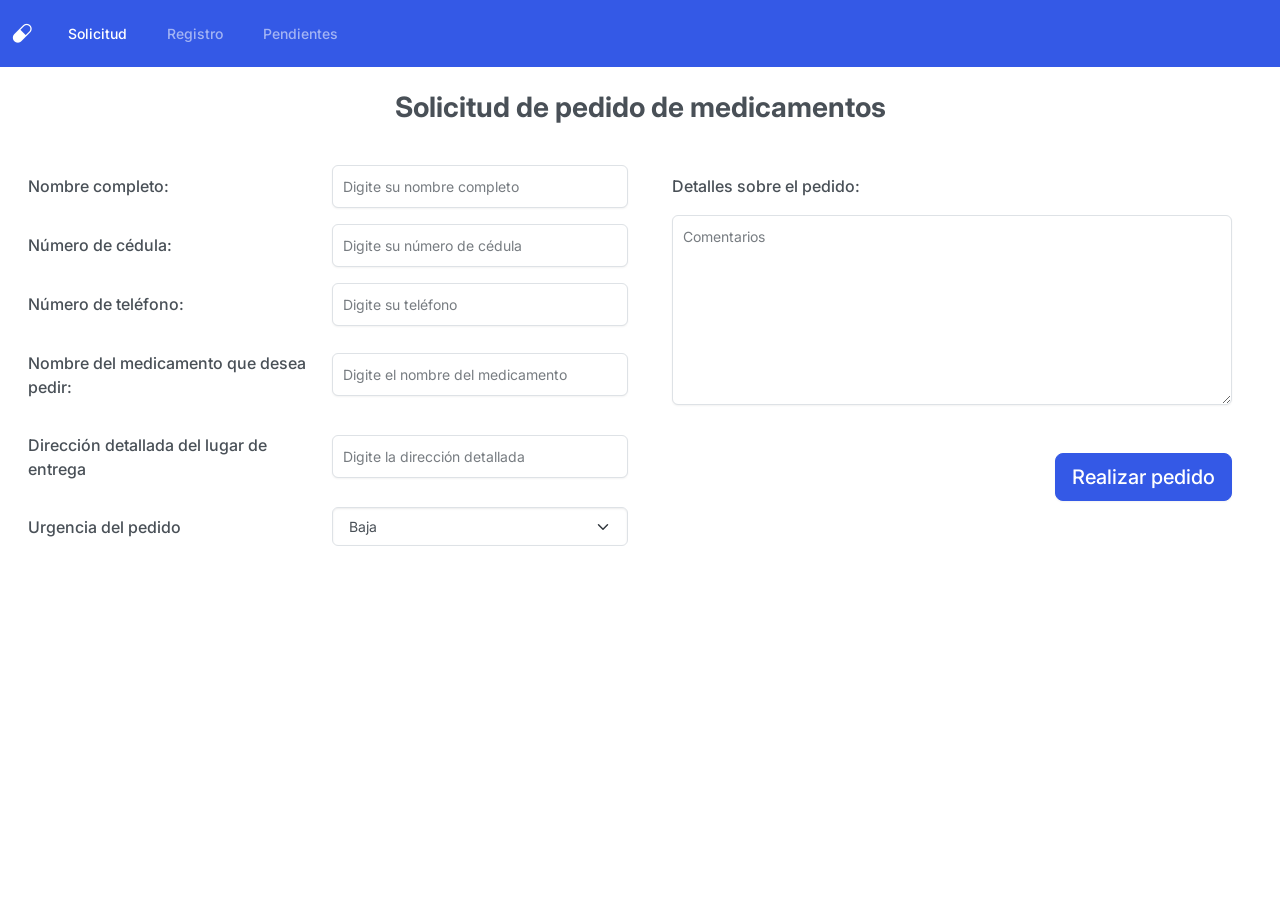
<file: index.html>
<!DOCTYPE html>
<html lang="en">

<head>
    <meta charset="UTF-8">
    <meta name="viewport" content="width=device-width, initial-scale=1.0">
    <link rel="stylesheet" href="css/bootstrap.css">
    <!-- Iconos de Bootstrap -->
    <link rel="stylesheet" href="https://cdn.jsdelivr.net/npm/bootstrap-icons@1.13.1/font/bootstrap-icons.min.css">
    <link rel="stylesheet" href="css/estilo.css">
    <title>Servicio Express</title>
</head>

<body>
    <main>
        <nav class="navbar navbar-expand-lg bg-primary" data-bs-theme="dark">
            <div class="container-fluid">
                <a class="navbar-brand" href="#"><i class="bi bi-capsule"></i></a>
                <button class="navbar-toggler" type="button" data-bs-toggle="collapse"
                    data-bs-target="#navbarSupportedContent" aria-controls="navbarSupportedContent"
                    aria-expanded="false" aria-label="Toggle navigation">
                    <span class="navbar-toggler-icon"></span>
                </button>
                <div class="collapse navbar-collapse" id="navbarSupportedContent">
                    <ul class="navbar-nav me-auto mb-2 mb-lg-0">
                        <li class="nav-item">
                            <a class="nav-link active" aria-current="page" href="index.html">Solicitud</a>
                        </li>
                        <li class="nav-item">
                            <a class="nav-link" href="registro.html">Registro</a>
                        </li>
                        <li class="nav-item">
                            <a class="nav-link" href="pendientes.html">Pendientes</a>
                        </li>
                    </ul>

                </div>
            </div>
        </nav>
        <section class="container-fluid mx-auto p-2">
            <h3 class="text-center pt-3"><strong>Solicitud de pedido de medicamentos</strong></h3>
            <div class="row mx-auto p-2">
                <div class="col">
                    <div class="row g-2 align-items-center pt-4">
                        <div class="col-6">
                            <label for="nombre" class="col-form-label">Nombre completo:</label>
                        </div>
                        <div class="col-6">
                            <input type="text" id="nombre" class="form-control" placeholder="Digite su nombre completo">
                        </div>
                    </div>
                    <div class="row g-2 align-items-center pt-3">
                        <div class="col-6">
                            <label for="cedula" class="col-form-label">Número de cédula:</label>
                        </div>
                        <div class="col-6">
                            <input type="number" id="cedula" class="form-control"
                                placeholder="Digite su número de cédula">
                        </div>
                    </div>
                    <div class="row g-2 align-items-center pt-3">
                        <div class="col-6">
                            <label for="telefono" class="col-form-label">Número de teléfono:</label>
                        </div>
                        <div class="col-6">
                            <input type="number" id="telefono" class="form-control" placeholder="Digite su teléfono">
                        </div>
                    </div>
                    <div class="row g-2 align-items-center pt-3">
                        <div class="col-6">
                            <label for="medicamento" class="col-form-label">Nombre del medicamento que desea
                                pedir:</label>
                        </div>
                        <div class="col-6">
                            <input type="text" id="medicamento" class="form-control"
                                placeholder="Digite el nombre del medicamento">
                        </div>
                    </div>
                    <div class="row g-2 align-items-center pt-3">
                        <div class="col-6">
                            <label for="direccion" class="col-form-label">Dirección detallada del lugar de
                                entrega</label>
                        </div>
                        <div class="col-6">
                            <input type="text" id="direccion" class="form-control"
                                placeholder="Digite la dirección detallada">
                        </div>
                    </div>
                    <div class="row g-2 align-items-center pt-3">
                        <div class="col-6">
                            <label for="urgencia" class="col-form-label">Urgencia del pedido</label>
                        </div>
                        <div class="col-6">
                            <select name="urgencia" id="uregencia" class="form-select">
                                <option value="alta">Baja</option>
                                <option value="media">Media</option>
                                <option value="baja">Alta</option>
                            </select>
                        </div>
                    </div>
                </div>
                <div class="col">
                    <div class="row mx-auto p-2">
                        <div class="col d-flex flex-column">
                            <div class="row g-2 align-items-center pt-3">
                                <div class="col-12">
                                    <label for="nombre" class="col-form-label">Detalles sobre el pedido:</label>
                                </div>
                                <div class="col-12">
                                    <textarea rows="8" class="form-control" placeholder="Comentarios"></textarea>
                                </div>
                            </div>
                            <div class="mt-auto align-self-end justify-content-end pt-5">
                                <button type="button" class="btn btn-primary btn-lg ">Realizar pedido</button>
                            </div>

                        </div>
                    </div>
                </div>
        </section>
    </main>
    <script src="js/bootstrap.bundle.js"></script>
</body>

</html>
</file>
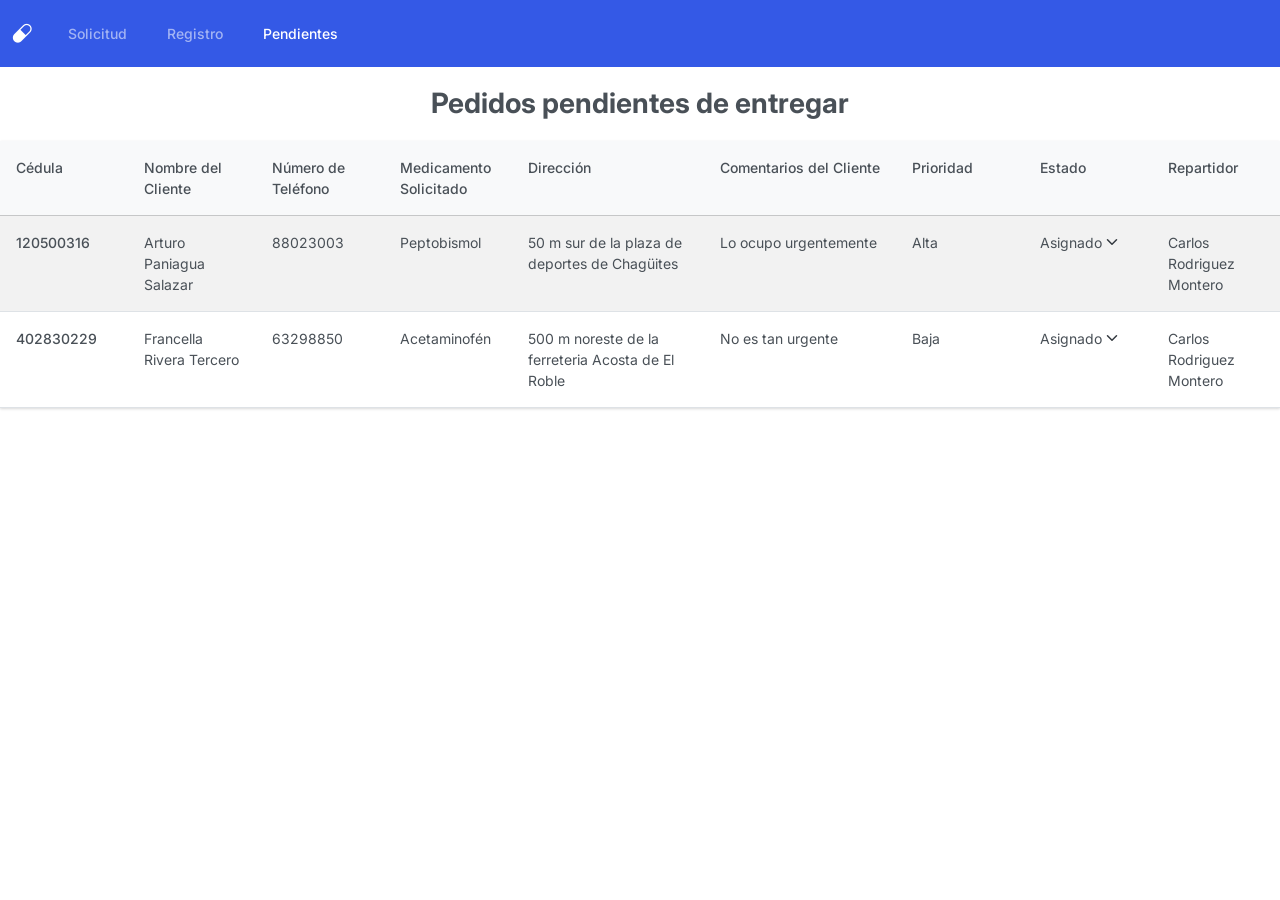
<file: pendientes.html>
<!DOCTYPE html>
<html lang="en">

<head>
    <meta charset="UTF-8">
    <meta name="viewport" content="width=device-width, initial-scale=1.0">
    <link rel="stylesheet" href="css/bootstrap.css">
    <link rel="stylesheet" href="css/estilo.css">
    <!-- Iconos de Bootstrap -->
    <link rel="stylesheet" href="https://cdn.jsdelivr.net/npm/bootstrap-icons@1.13.1/font/bootstrap-icons.min.css">
    <title>Servicio Express</title>
</head>

<body>
    <main>
        <nav class="navbar navbar-expand-lg bg-primary" data-bs-theme="dark">
            <div class="container-fluid">
                <a class="navbar-brand" href="#"><i class="bi bi-capsule"></i></a>
                <button class="navbar-toggler" type="button" data-bs-toggle="collapse"
                    data-bs-target="#navbarSupportedContent" aria-controls="navbarSupportedContent"
                    aria-expanded="false" aria-label="Toggle navigation">
                    <span class="navbar-toggler-icon"></span>
                </button>
                <div class="collapse navbar-collapse" id="navbarSupportedContent">
                    <ul class="navbar-nav me-auto mb-2 mb-lg-0">
                        <li class="nav-item">
                            <a class="nav-link " aria-current="page" href="index.html">Solicitud</a>
                        </li>
                        <li class="nav-item">
                            <a class="nav-link" href="registro.html">Registro</a>
                        </li>
                        <li class="nav-item">
                            <a class="nav-link active" href="pendientes.html">Pendientes</a>
                        </li>
                    </ul>

                </div>
            </div>
        </nav>
        <div>
            <h3 class="text-center m-3 p-1"><strong>Pedidos pendientes de entregar</strong></h3>
        </div>
        <div>
            <table class="table table-striped">
                <thead class="table-light">
                    <tr>
                        <th scope="col">Cédula</th>
                        <th scope="col">Nombre del Cliente</th>
                        <th scope="col">Número de Teléfono</th>
                        <th scope="col">Medicamento Solicitado</th>
                        <th style="width: 15%" scope="col">Dirección</th>
                        <th style="width: 15%" scope="col">Comentarios del Cliente</th>
                        <th scope="col">Prioridad</th>
                        <th scope="col">Estado</th>
                        <th scope="col">Repartidor</th>
                    </tr>
                </thead>
                <tbody>
                    <tr>
                        <th scope="row">120500316</th>
                        <td>Arturo Paniagua Salazar</td>
                        <td>88023003</td>
                        <td>Peptobismol</td>
                        <td>50 m sur de la plaza de deportes de Chagüites</td>
                        <td>Lo ocupo urgentemente</td>
                        <td>
                            Alta
                        </td>
                        <td>
                            <select class="form-select select-texto">
                                <option>Asignado</option>
                                <option>Entregado</option>
                            </select>
                        </td>
                        <td>
                            Carlos Rodriguez Montero
                        </td>
                    </tr>
                    <tr>
                        <th scope="row">402830229</th>
                        <td>Francella Rivera Tercero</td>
                        <td>63298850</td>
                        <td>Acetaminofén</td>
                        <td>500 m noreste de la ferreteria Acosta de El Roble</td>
                        <td>No es tan urgente</td>
                        <td>
                            Baja
                        </td>
                        <td>
                            <select class="form-select select-texto">
                                <option>Asignado</option>
                                <option>Entregado</option>
                            </select>
                        </td>
                        <td>
                            Carlos Rodriguez Montero
                        </td>
                    </tr>
                </tbody>
            </table>
        </div>
    </main>
    <script src="js/bootstrap.bundle.js"></script>
</body>

</html>
</file>
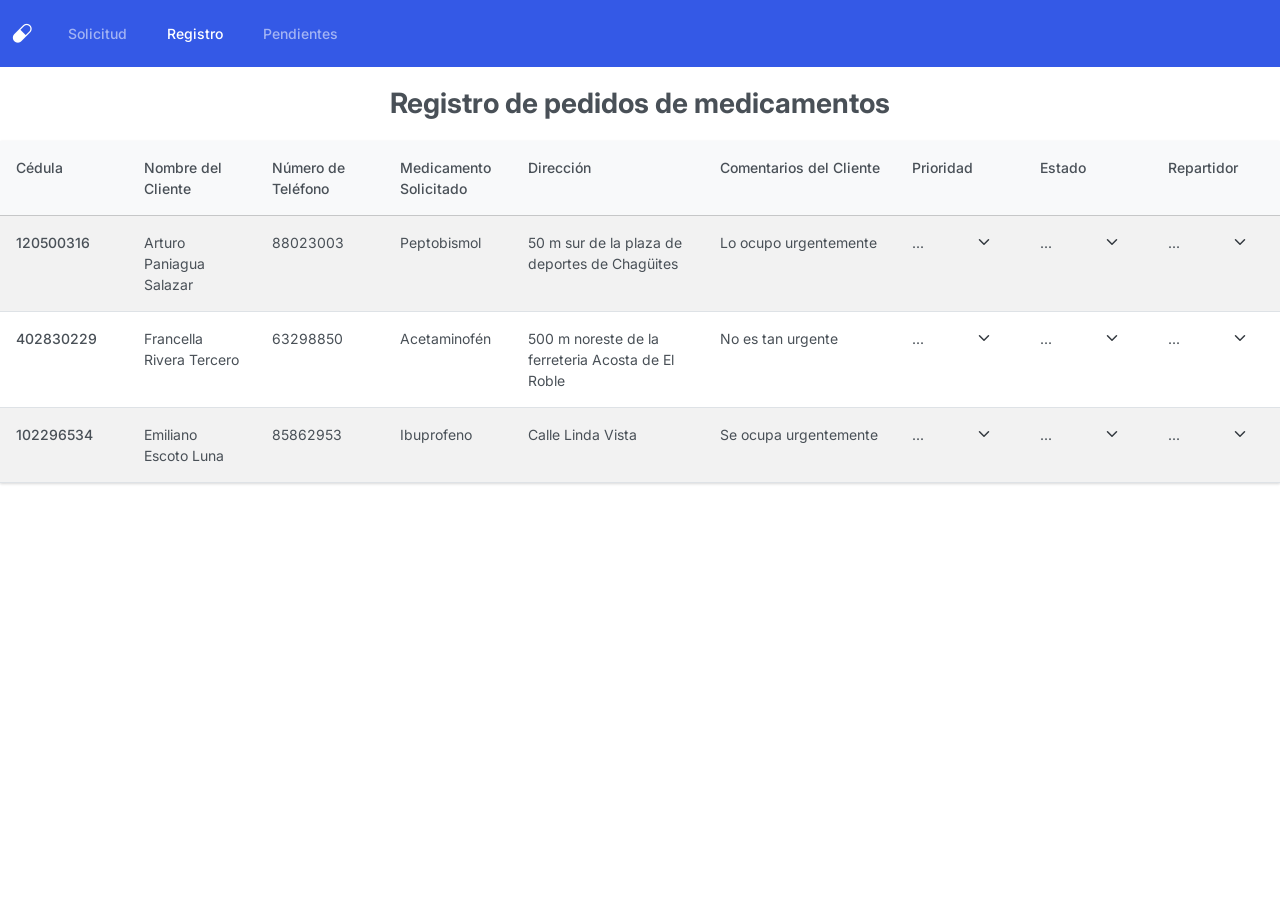
<file: registro.html>
<!DOCTYPE html>
<html lang="en">

<head>
    <meta charset="UTF-8">
    <meta name="viewport" content="width=device-width, initial-scale=1.0">
    <link rel="stylesheet" href="css/bootstrap.css">
    <link rel="stylesheet" href="css/estilo.css">
    <!-- Iconos de Bootstrap -->
    <link rel="stylesheet" href="https://cdn.jsdelivr.net/npm/bootstrap-icons@1.13.1/font/bootstrap-icons.min.css">
    <title>Servicio Express</title>
</head>

<body>
    <main>
        <nav class="navbar navbar-expand-lg bg-primary" data-bs-theme="dark">
            <div class="container-fluid">
                <a class="navbar-brand" href="#"><i class="bi bi-capsule"></i></a>
                <button class="navbar-toggler" type="button" data-bs-toggle="collapse"
                    data-bs-target="#navbarSupportedContent" aria-controls="navbarSupportedContent"
                    aria-expanded="false" aria-label="Toggle navigation">
                    <span class="navbar-toggler-icon"></span>
                </button>
                <div class="collapse navbar-collapse" id="navbarSupportedContent">
                    <ul class="navbar-nav me-auto mb-2 mb-lg-0">
                        <li class="nav-item">
                            <a class="nav-link " aria-current="page" href="index.html">Solicitud</a>
                        </li>
                        <li class="nav-item">
                            <a class="nav-link active" href="registro.html">Registro</a>
                        </li>
                        <li class="nav-item">
                            <a class="nav-link" href="pendientes.html">Pendientes</a>
                        </li>
                    </ul>

                </div>
            </div>
        </nav>
        <div>
            <h3 class="text-center m-3 p-1"><strong>Registro de pedidos de medicamentos</strong></h3>
        </div>
        <div>
            <table class="table table-striped">
                <thead class="table-light">
                    <tr>
                        <th scope="col">Cédula</th>
                        <th scope="col">Nombre del Cliente</th>
                        <th scope="col">Número de Teléfono</th>
                        <th scope="col">Medicamento Solicitado</th>
                        <th style="width: 15%" scope="col">Dirección</th>
                        <th style="width: 15%" scope="col">Comentarios del Cliente</th>
                        <th scope="col">Prioridad</th>
                        <th scope="col">Estado</th>
                        <th scope="col">Repartidor</th>
                    </tr>
                </thead>
                <tbody>
                    <tr>
                        <th scope="row">120500316</th>
                        <td>Arturo Paniagua Salazar</td>
                        <td>88023003</td>
                        <td>Peptobismol</td>
                        <td>50 m sur de la plaza de deportes de Chagüites</td>
                        <td>Lo ocupo urgentemente</td>
                        <td>
                            <select class="form-select select-texto">
                                <option>...</option>
                                <option>Baja</option>
                                <option>Media</option>
                                <option>Alta</option>
                            </select>
                        </td>
                        <td>
                            <select class="form-select select-texto">
                                <option>...</option>
                                <option>Pendiente</option>
                                <option>Asignado</option>
                                <option>Entregado</option>
                            </select>
                        </td>
                        <td>
                            <select class="form-select select-texto">
                                <option>...</option>
                                <option>Carlos Rodriguez Montero</option>
                                <option>Juan Pérez Acosta</option>
                                <option>Rodrigo Carvajal García</option>
                            </select>
                        </td>
                    </tr>
                    <tr>
                        <th scope="row">402830229</th>
                        <td>Francella Rivera Tercero</td>
                        <td>63298850</td>
                        <td>Acetaminofén</td>
                        <td>500 m noreste de la ferreteria Acosta de El Roble</td>
                        <td>No es tan urgente</td>
                        <td>
                            <select class="form-select select-texto">
                                <option>...</option>
                                <option>Baja</option>
                                <option>Media</option>
                                <option>Alta</option>
                            </select>
                        </td>
                        <td>
                            <select class="form-select select-texto">
                                <option>...</option>
                                <option>Pendiente</option>
                                <option>Asignado</option>
                                <option>Entregado</option>
                            </select>
                        </td>
                        <td>
                            <select class="form-select select-texto">
                                <option>...</option>
                                <option>Carlos Rodriguez Montero</option>
                                <option>Juan Pérez Acosta</option>
                                <option>Rodrigo Carvajal García</option>
                            </select>
                        </td>
                    </tr>
                    <tr>
                        <th scope="row">102296534</th>
                        <td>Emiliano Escoto Luna</td>
                        <td>85862953</td>
                        <td>Ibuprofeno</td>
                        <td>Calle Linda Vista</td>
                        <td>Se ocupa urgentemente</td>
                        <td>
                            <select class="form-select select-texto">
                                <option>...</option>
                                <option>Baja</option>
                                <option>Media</option>
                                <option>Alta</option>
                            </select>
                        </td>
                        <td>
                            <select class="form-select select-texto">
                                <option>...</option>
                                <option>Pendiente</option>
                                <option>Asignado</option>
                                <option>Entregado</option>
                            </select>
                        </td>
                        <td>
                            <select class="form-select select-texto">
                                <option>...</option>
                                <option>Carlos Rodriguez Montero</option>
                                <option>Juan Pérez Acosta</option>
                                <option>Rodrigo Carvajal García</option>
                            </select>
                        </td>
                    </tr>
                </tbody>
            </table>
        </div>
    </main>
    <script src="js/bootstrap.bundle.js"></script>
</body>

</html>
</file>
<file: css/estilo.css>
.form-control {
    padding: 10px;
}

.table {
    table-layout: fixed;
    width: 100%;
    ;
}

.table th,
.table td {
    word-wrap: break-word;
    overflow-wrap: break-word;
    white-space: normal;
    vertical-align: top
}

.select-texto{
    border: none;
    background-color: transparent;
    box-shadow: none;
    padding: 0;
    margin: 0;
    width: 100%;
}
.select-texto:focus{
    border: none;
    box-shadow: none;
    outline: none;
}
</file>
